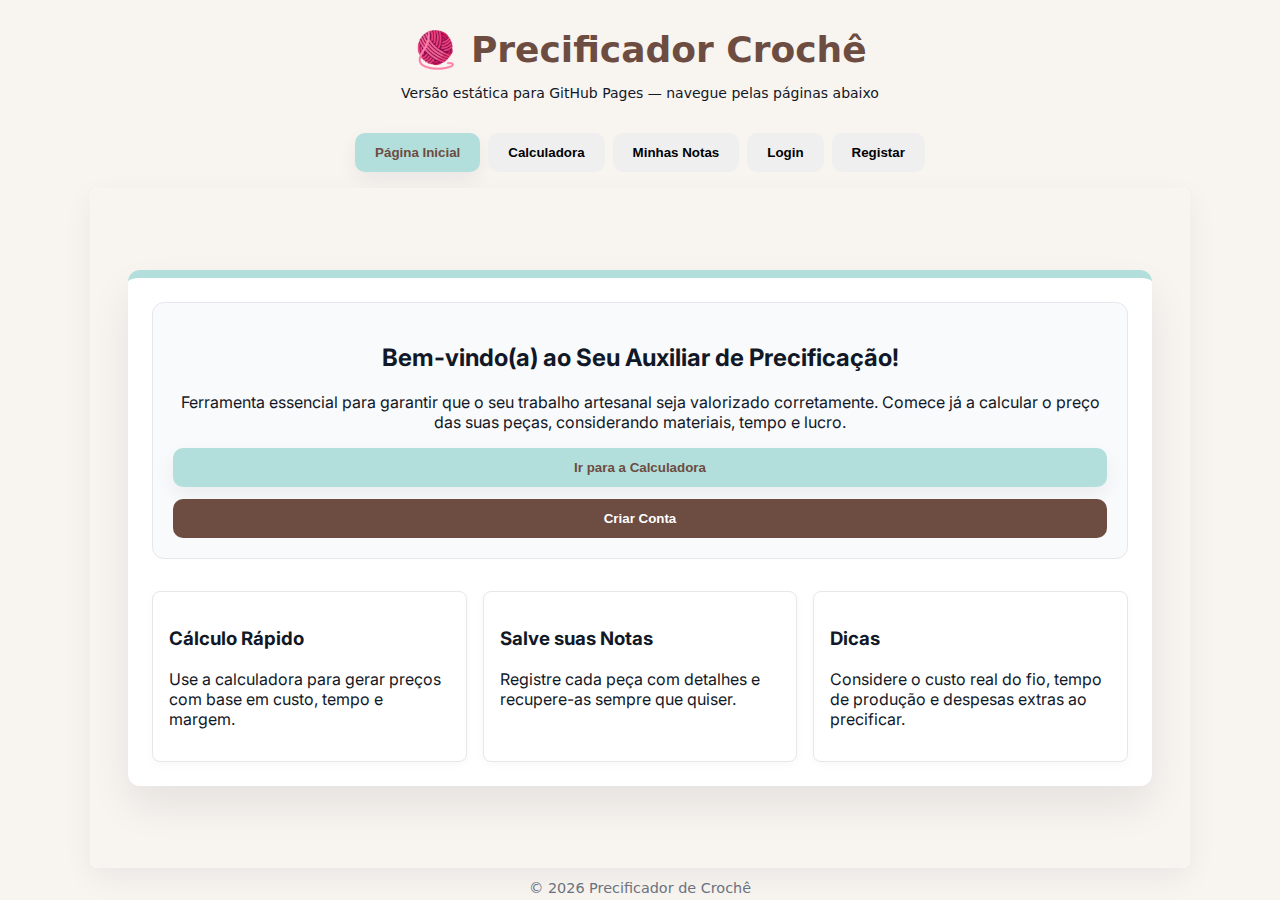
<file: index.html>
<!DOCTYPE html>
<html lang="pt">
<head>
  <meta charset="utf-8" />
  <meta name="viewport" content="width=device-width,initial-scale=1" />
  <title>Precificador de Crochê — Frontend</title>
  <link rel="stylesheet" href="css/home.css">
  <style>
    /* iframe fade transition */
    #app-frame{ transition: opacity 260ms ease; opacity:1; }
    #app-frame.fading{ opacity:0; }
    /* subtle focus for active nav button */
    nav .btn { transition: background-color .18s ease, transform .12s ease; }
    nav .btn:hover{ transform: translateY(-2px); }
    /* mobile adjustments */
    @media(max-width:767px){
      body { padding: 0.5rem; }
      .text-4xl { font-size: 1.75rem; }
      .emoji { font-size: 2rem; }
      nav .btn { padding: 0.75rem 1rem; font-size: 1rem; }
      .mb-8 { margin-bottom: 1rem; }
      .text-sm { font-size: 0.8rem; }
    }
  </style>
  <!-- Configure sua API aqui (mude para a URL do backend em produção) -->
  <script>
    window.API_BASE = 'https://crochet-calculator-backend.onrender.com/api'; // altere para sua API pública
  </script>
</head>
<body class="bg-crochet min-h-screen flex items-center justify-center p-6">

  <div style="width:100%;max-width:1100px;">
    <header class="text-center mb-8">
      <h1 class="text-4xl font-extrabold text-crochet-dark mb-2"><span class="emoji">🧶</span> Precificador Crochê</h1>
      <p class="text-sm text-gray-500">Versão estática para GitHub Pages — navegue pelas páginas abaixo</p>
    </header>

    <nav style="display:flex;gap:.5rem;justify-content:center;margin-bottom:1rem;">
      <button class="btn btn-primary" onclick="navigate('./home.html', this)">Página Inicial</button>
      <button class="btn" onclick="navigate('./calculator.html', this)">Calculadora</button>
      <button class="btn" onclick="navigate('./notes.html', this)">Minhas Notas</button>
      <button class="btn" onclick="navigate('./login.html', this)">Login</button>
      <button class="btn" onclick="navigate('./register.html', this)">Registar</button>
    </nav>

    <div style="height:calc(100vh - 220px); border-radius:8px; overflow:hidden; background:white; box-shadow:0 10px 30px rgba(15,23,42,0.06);">
      <iframe id="app-frame" src="./home.html" style="width:100%;height:100%;border:0;background:white;"></iframe>
    </div>

    <footer class="footer text-center" style="margin-top:.75rem;">&copy; <span id="year"></span> Precificador de Crochê</footer>
  </div>

  <script>
    document.getElementById('year').textContent = new Date().getFullYear();
    function setActive(button){
      const btns = document.querySelectorAll('nav .btn');
      btns.forEach(b=> b.classList.remove('btn-primary'));
      if(button && button.classList) button.classList.add('btn-primary');
    }

    function navigate(page, button){
      // ensure relative path for local static hosting
      const p = page.startsWith('./') ? page : ('./' + page.replace(/^\/+/, ''));
      const iframe = document.getElementById('app-frame');
      // mark active button immediately
      setActive(button);
      // animate fade out, change src, fade in on load
      iframe.classList.add('fading');
      // small timeout to allow CSS transition
      setTimeout(()=>{
        iframe.src = p;
      }, 200);
      // update hash for deep-link (store without leading ./)
      location.hash = p.replace('./','');
      iframe.onload = ()=>{ iframe.classList.remove('fading'); };
    }

    // Load from hash on open and set active button
    (function(){
      const raw = location.hash && location.hash.length>1 ? location.hash.slice(1) : 'home.html';
      const target = raw.startsWith('./') ? raw : './' + raw.replace(/^\/+/, '');
      document.getElementById('app-frame').src = target;
      // find matching nav button and set active
      const btns = document.querySelectorAll('nav .btn');
      for(const b of btns){
        const onclick = b.getAttribute('onclick') || '';
        if(onclick.includes(target.replace('./',''))){ setActive(b); break; }
      }
    })();
  </script>
</body>
</html>
</file>
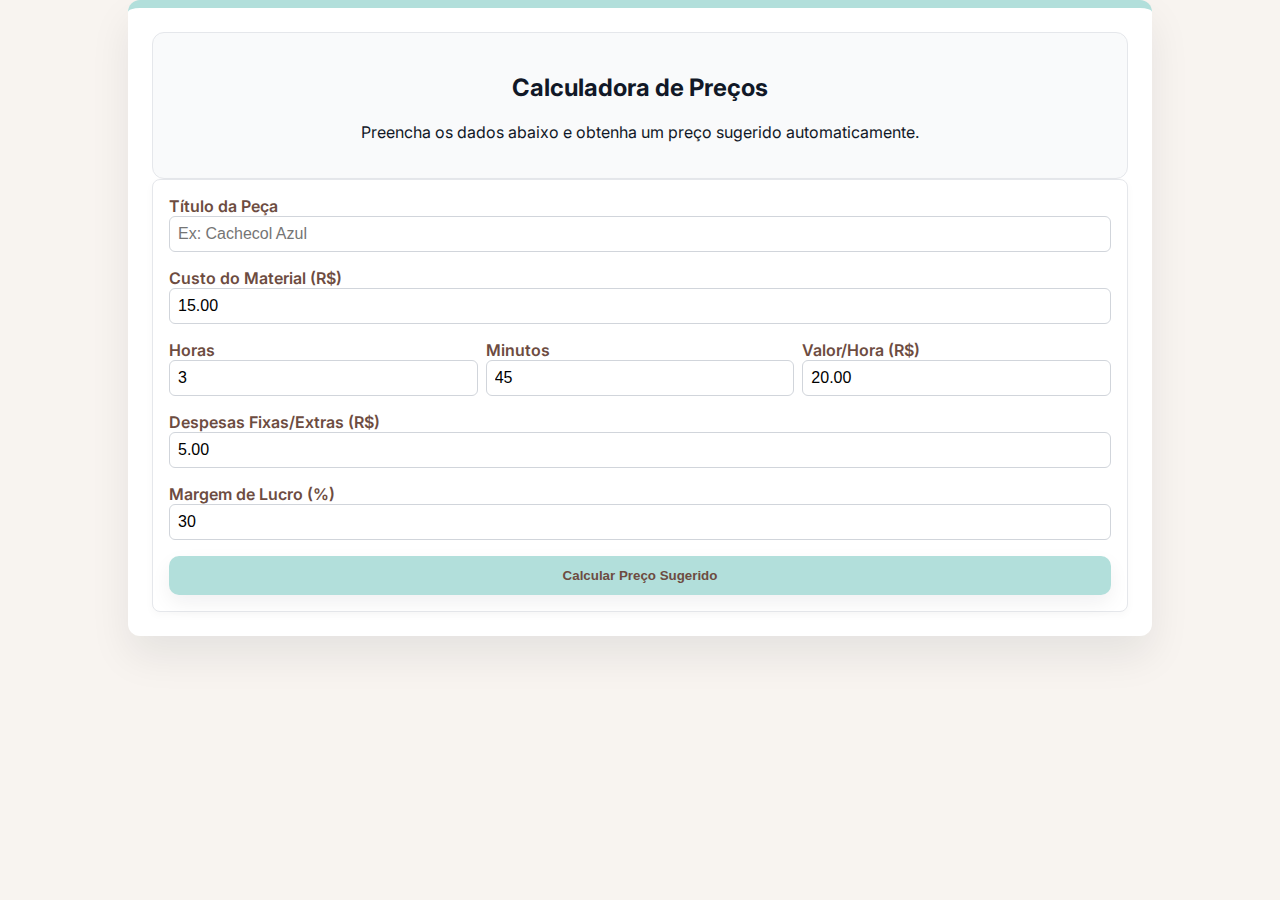
<file: calculator.html>
<!DOCTYPE html>
<html lang="pt">
<head>
  <meta charset="utf-8">
  <meta name="viewport" content="width=device-width,initial-scale=1">
  <title>Calculadora — Precificador de Crochê</title>
  <link rel="stylesheet" href="css/home.css">
  <link href="https://fonts.googleapis.com/css2?family=Inter:wght@100..900&display=swap" rel="stylesheet">
  <script>
    window.API_BASE = 'https://crochet-calculator-backend.onrender.com/api/';
  </script>
</head>
<body>
  <div class="container">
    <!-- Header removed: managed by index.html -->

    <!-- Navbar removed: navigation is handled by frontend/index.html -->

    <main>
      <section class="hero">
        <h2>Calculadora de Preços</h2>
        <p>Preencha os dados abaixo e obtenha um preço sugerido automaticamente.</p>
      </section>

      <form id="calc-form" class="card" onsubmit="handleCalculate(event)">
        <div style="display:grid;grid-template-columns:1fr;gap:0.75rem;">
          <label>Título da Peça
            <input id="pieceTitle" type="text" placeholder="Ex: Cachecol Azul">
          </label>
          <label>Custo do Material (R$)
            <input id="materialCost" type="number" step="0.01" value="15.00" required>
          </label>
          <div style="display:grid;grid-template-columns:1fr 1fr 1fr;gap:0.5rem;">
            <label>Horas<input id="hours" type="number" min="0" value="3"></label>
            <label>Minutos<input id="minutes" type="number" min="0" max="59" value="45"></label>
            <label>Valor/Hora (R$)<input id="hourlyRate" type="number" step="0.01" value="20.00"></label>
          </div>
          <label>Despesas Fixas/Extras (R$)
            <input id="fixedExpenses" type="number" step="0.01" value="5.00" required>
          </label>
          <label>Margem de Lucro (%)
            <input id="profitMargin" type="number" min="1" max="99" value="30" required>
          </label>
          <button class="btn btn-primary" type="submit">Calcular Preço Sugerido</button>
        </div>
      </form>

      <div id="result-area" class="card" style="display:none;margin-top:1rem;">
        <h3>Resultado do Cálculo</h3>
        <div><strong>Custo Mão de Obra:</strong> <span id="labor-cost">R$ 0,00</span></div>
        <div><strong>Custo Total:</strong> <span id="total-cost">R$ 0,00</span></div>
        <div style="margin-top:.5rem;background:var(--crochet-accent);padding:.5rem;border-radius:8px;display:flex;justify-content:space-between;align-items:center;">
          <strong>PREÇO SUGERIDO:</strong>
          <span id="selling-price" style="font-size:1.25rem;font-weight:800;">R$ 0,00</span>
        </div>
        <button class="btn btn-primary" onclick="saveNote()" style="margin-top:1rem;">Adicionar em Minhas Notas</button>
      </div>
    </main>

    <!-- Footer removed: managed by index.html -->
  </div>

  <script>
    (function(){ const y = document.getElementById('year'); if(y) y.textContent = new Date().getFullYear(); })();
    function formatBR(number){ return 'R$ ' + Number(number).toFixed(2).replace('.', ','); }
    let currentNoteData = null;
    async function handleCalculate(e){
      e.preventDefault();
      const pieceTitle = document.getElementById('pieceTitle').value.trim();
      const materialCost = parseFloat(document.getElementById('materialCost').value)||0;
      const hours = parseInt(document.getElementById('hours').value)||0;
      const minutes = parseInt(document.getElementById('minutes').value)||0;
      const hourlyRate = parseFloat(document.getElementById('hourlyRate').value)||0;
      const fixedExpenses = parseFloat(document.getElementById('fixedExpenses').value)||0;
      const profitMargin = parseFloat(document.getElementById('profitMargin').value)||0;
      if(profitMargin<=0||profitMargin>=100){alert('A margem deve ser entre 1 e 99%');return;}

      const data = { pieceTitle, materialCost, hours, minutes, hourlyRate, fixedExpenses, profitMargin };

      try{
        const headers = { 'Content-Type': 'application/json' };

        const res = await fetch(window.API_BASE + 'calculate/', {
          method: 'POST',
          headers,
          body: JSON.stringify(data)
        });
        const result = await res.json();
        if(!res.ok) return alert(result.error || 'Erro no cálculo');

        document.getElementById('labor-cost').textContent = formatBR(result.labor_cost);
        document.getElementById('total-cost').textContent = formatBR(result.total_cost);
        document.getElementById('selling-price').textContent = formatBR(result.selling_price);
        document.getElementById('result-area').style.display='block';

        currentNoteData = {
          title: pieceTitle || 'Cálculo sem título',
          labor_cost: result.labor_cost,
          total_cost: result.total_cost,
          total_price: result.selling_price,
          material_cost: materialCost,
          hours: hours,
          minutes: minutes,
          hourly_rate: hourlyRate,
          fixed_expenses: fixedExpenses,
          profit_margin: profitMargin
        };
      }catch(err){
        console.error(err);
        alert('Erro ao conectar com a API. Verifique CORS e API_BASE.');
      }
    }
    async function saveNote(){
      if (!currentNoteData) {
        alert('Calcule primeiro.');
        return;
      }
      try {
        const noteHeaders = { 'Content-Type': 'application/json' };
        const token = localStorage.getItem('access_token');
        if (token) noteHeaders['Authorization'] = 'Bearer ' + token;
        const res = await fetch(window.API_BASE + 'notes/', {
          method: 'POST',
          headers: noteHeaders,
          body: JSON.stringify(currentNoteData)
        });
        if (res.ok) {
          alert('Nota adicionada com sucesso!');
        } else {
          alert('Erro ao salvar nota.');
        }
      } catch (err) {
        console.error('Erro ao salvar nota:', err);
        alert('Erro ao conectar com a API.');
      }
    }
  </script>
</body>
</html>
</file>
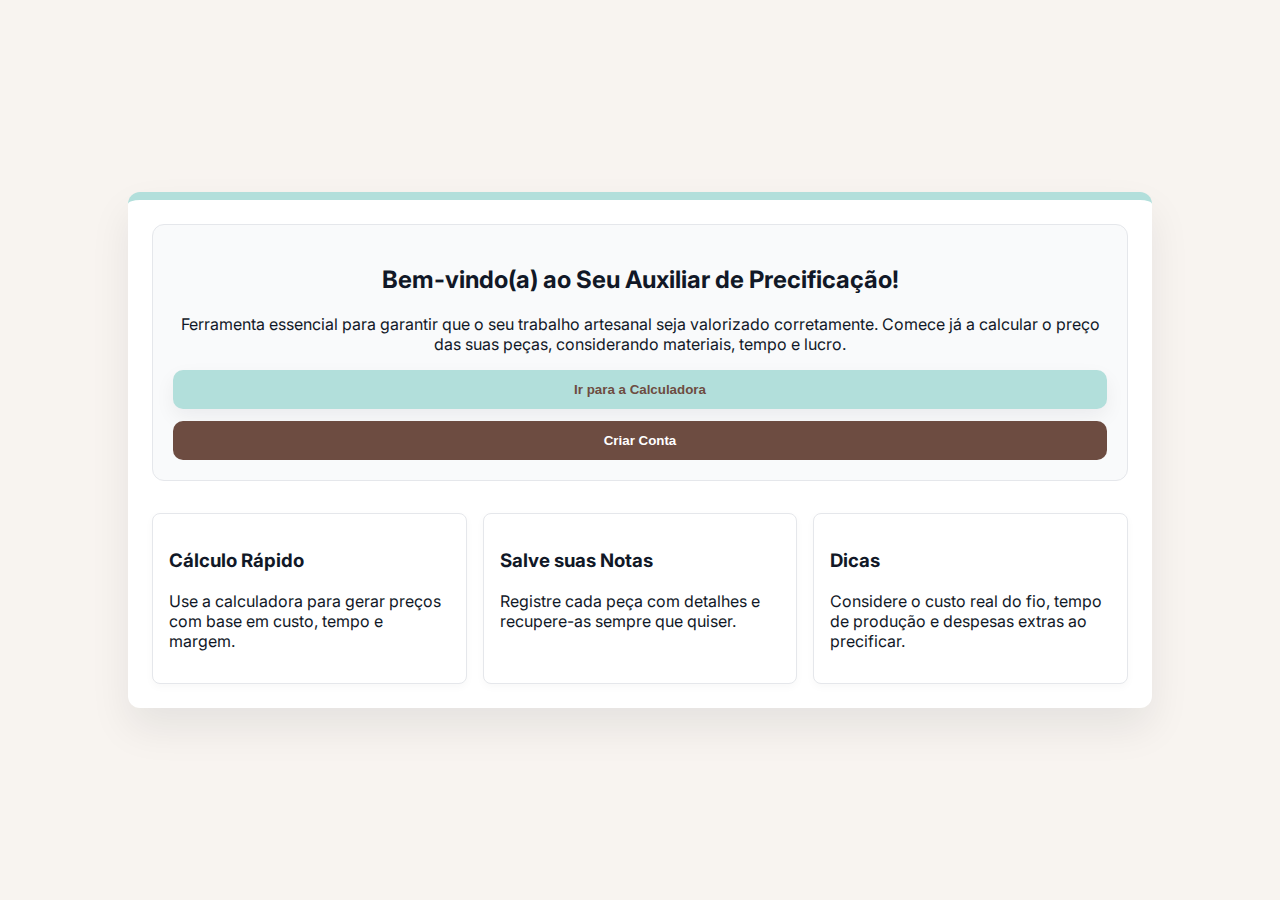
<file: home.html>
<!DOCTYPE html>
<html lang="pt">
<head>
    <meta charset="UTF-8">
    <meta name="viewport" content="width=device-width, initial-scale=1.0">
    <title>Precificador de Crochê — Home</title>
    <link rel="stylesheet" href="css/home.css">
    <link href="https://fonts.googleapis.com/css2?family=Inter:wght@100..900&display=swap" rel="stylesheet">
</head>
<body class="bg-crochet min-h-screen flex items-center justify-center p-6">

    <div class="container">

        <!-- Header removed: managed by index.html -->

        <main>
            <!-- Navbar removed: navigation is handled by frontend/index.html -->

            <section class="hero">
                <h2>Bem-vindo(a) ao Seu Auxiliar de Precificação!</h2>
                <p>Ferramenta essencial para garantir que o seu trabalho artesanal seja valorizado corretamente. Comece já a calcular o preço das suas peças, considerando materiais, tempo e lucro.</p>

                <div class="actions" style="display:flex; flex-direction:column; gap:0.75rem; margin-top:1rem;">
                    <button onclick="location.href='calculator.html'" class="btn btn-primary" style="width:100%;">
                        Ir para a Calculadora
                    </button>
                    <button onclick="location.href='register.html'" class="btn btn-dark" style="width:100%;">
                        Criar Conta
                    </button>
                </div>
            </section>

            <section class="grid-3">
                <div class="card">
                    <h3>Cálculo Rápido</h3>
                    <p>Use a calculadora para gerar preços com base em custo, tempo e margem.</p>
                </div>
                <div class="card">
                    <h3>Salve suas Notas</h3>
                    <p>Registre cada peça com detalhes e recupere-as sempre que quiser.</p>
                </div>
                <div class="card">
                    <h3>Dicas</h3>
                    <p>Considere o custo real do fio, tempo de produção e despesas extras ao precificar.</p>
                </div>
            </section>
        </main>

        <!-- Footer removed: managed by index.html -->

    </div>

    <script>
        (function(){ const y = document.getElementById('year'); if(y) y.textContent = new Date().getFullYear(); })();
        setTimeout(() => {
            const auth = document.getElementById('auth-status'); if(auth) auth.textContent = 'Deslogado(a). Faça login para salvar.';
        }, 400);
        // Ping backend to wake it up
        window.addEventListener('load', () => {
            fetch('https://crochet-calculator-backend.onrender.com').catch(() => {});
        });
    </script>
</body>
</html>
</file>
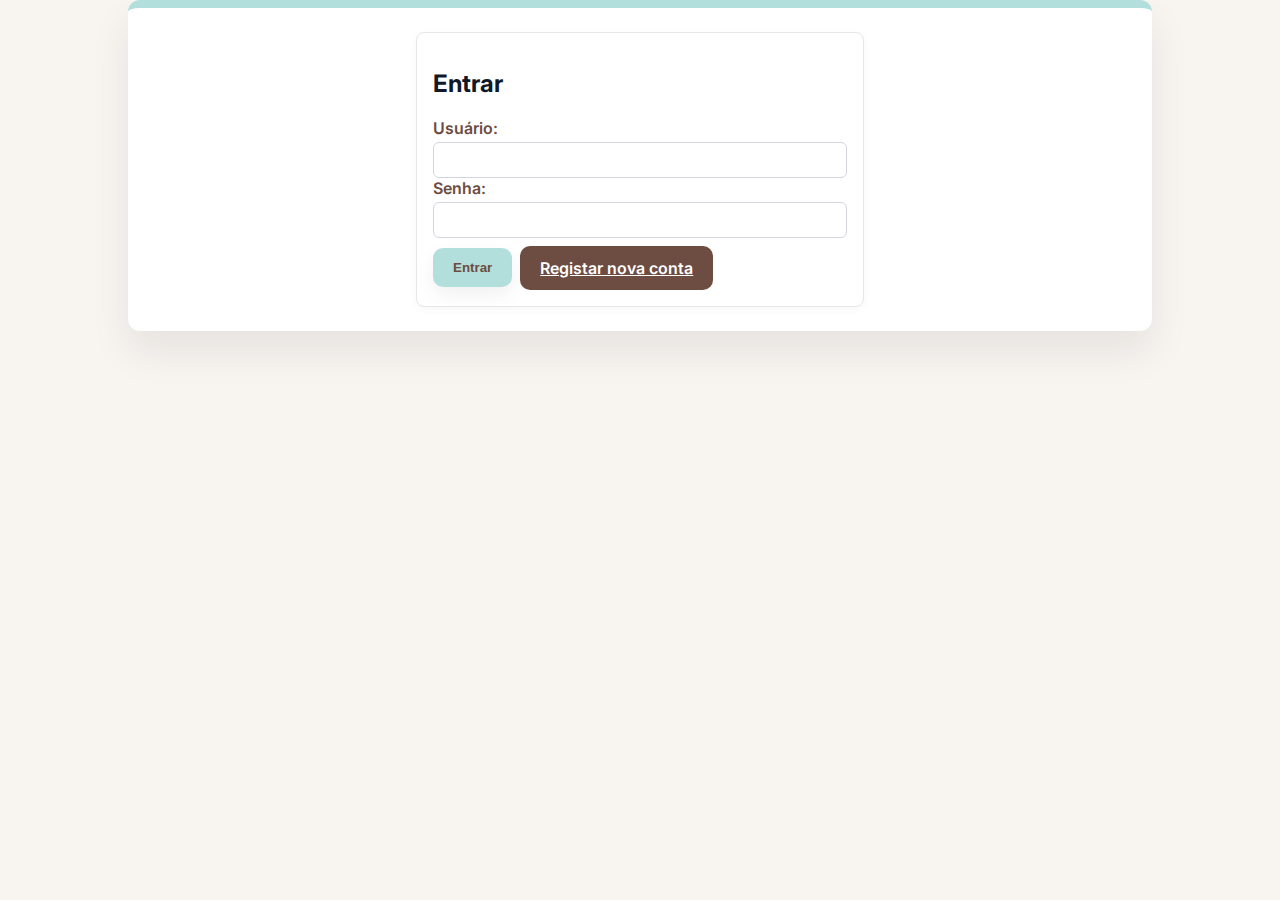
<file: login.html>
<!DOCTYPE html>
<html lang="pt">
<head>
  <meta charset="utf-8">
  <meta name="viewport" content="width=device-width,initial-scale=1">
  <title>Login — Precificador de Crochê</title>
  <link rel="stylesheet" href="css/home.css">
  <link href="https://fonts.googleapis.com/css2?family=Inter:wght@100..900&display=swap" rel="stylesheet">
  <script>
    window.API_BASE = 'https://crochet-calculator-backend.onrender.com/api/';
  </script>
</head>
<body>
  <div class="container">
    <!-- Header removed: managed by index.html -->

    <main>
      <section class="card" style="max-width:28rem;margin:0 auto;">
        <h2>Entrar</h2>
        <form id="login-form" onsubmit="handleLogin(event)">
          <label for="login-username">Usuário:</label>
          <input id="login-username" type="text" required>
          <label for="login-password">Senha:</label>
          <input id="login-password" type="password" required>
          <div style="display:flex;gap:.5rem;align-items:center;flex-wrap:wrap;margin-top:.5rem;">
            <button class="btn btn-primary" type="submit">Entrar</button>
            <a class="btn btn-dark" href="register.html" role="button">Registar nova conta</a>
          </div>
        </form>
      </section>
    </main>

    <!-- Footer removed: managed by index.html -->
  </div>

  <script>
    (function(){ const y = document.getElementById('year'); if(y) y.textContent = new Date().getFullYear(); })();
    async function handleLogin(e){
      e.preventDefault();
      const username = document.getElementById('login-username').value.trim();
      const password = document.getElementById('login-password').value;
      if(!username || !password){ alert('Preencha usuário e senha.'); return; }

      try{
        const res = await fetch(window.API_BASE + 'token/', {
          method: 'POST',
          headers: { 'Content-Type': 'application/json' },
          body: JSON.stringify({ username, password })
        });
        const data = await res.json();
        if(!res.ok) return alert(data.detail || 'Erro no login');
        alert('Login efetuado com sucesso!');
        localStorage.setItem('access_token', data.access);
        localStorage.setItem('refresh_token', data.refresh);
        location.href = 'calculator.html';
      }catch(err){
        console.error(err);
        alert('Erro ao conectar com a API.');
      }
    }
  </script>
</body>
</html>
</file>
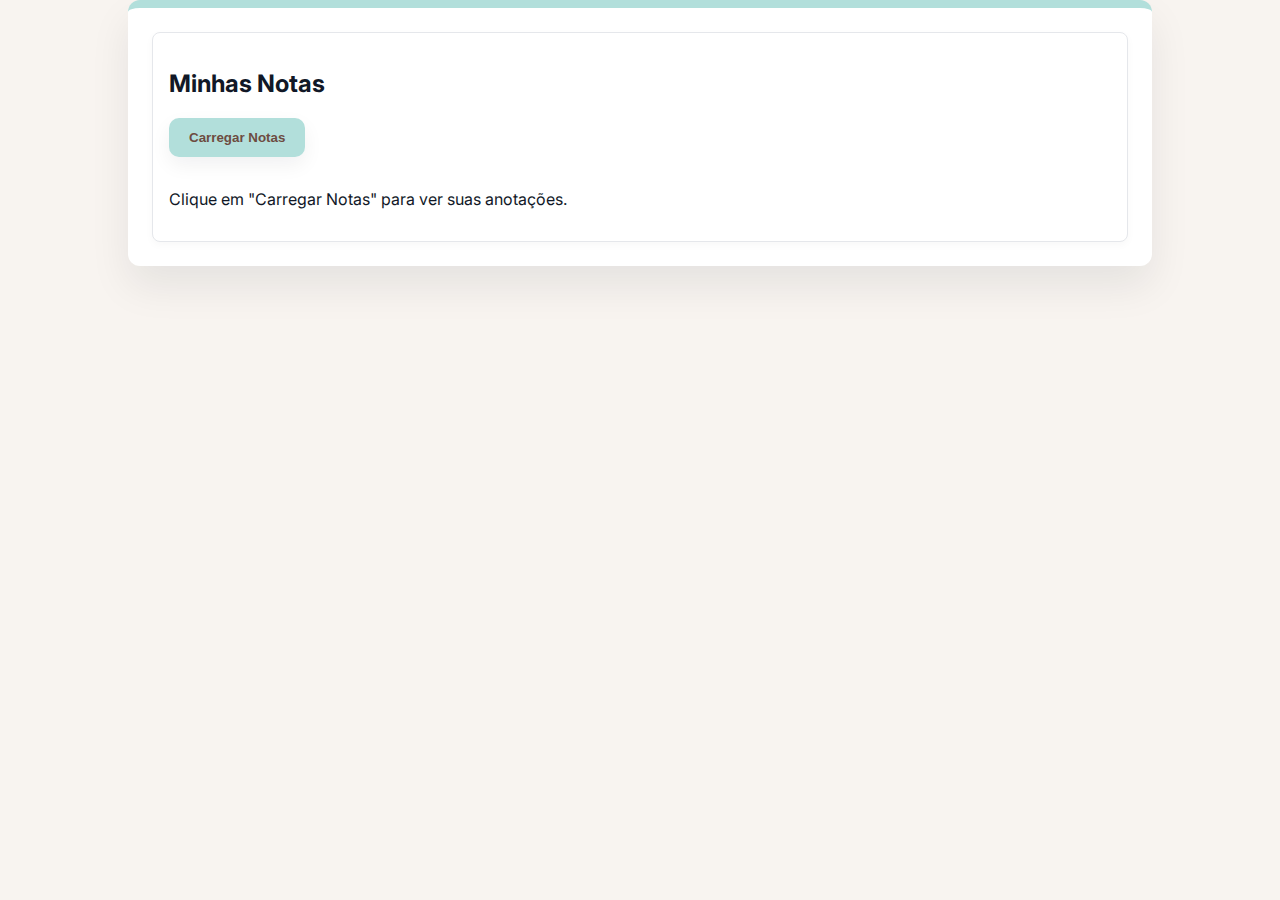
<file: notes.html>
<!DOCTYPE html>
<html lang="pt">
<head>
  <meta charset="utf-8">
  <meta name="viewport" content="width=device-width,initial-scale=1">
  <title>Minhas Notas — Precificador de Crochê</title>
  <link rel="stylesheet" href="css/home.css">
  <link href="https://fonts.googleapis.com/css2?family=Inter:wght@100..900&display=swap" rel="stylesheet">
  <script>
    window.API_BASE = 'https://crochet-calculator-backend.onrender.com/api/';
  </script>
</head>
<body>
  <div class="container">
    <!-- Header removed: managed by index.html -->
    <main>
      <section class="card">
        <h2>Minhas Notas</h2>
        <button class="btn btn-primary" onclick="loadNotes()" style="margin-bottom:1rem;">Carregar Notas</button>
        <div id="notes-list">
          <p class="muted">Clique em "Carregar Notas" para ver suas anotações.</p>
        </div>
      </section>
    </main>
    <!-- Footer removed: managed by index.html -->
  </div>
  <script>
    (function(){ const y = document.getElementById('year'); if(y) y.textContent = new Date().getFullYear(); })();
    async function loadNotes(){
      const token = localStorage.getItem('access_token');
      if (!token) {
        alert('Faça login primeiro.');
        return;
      }
      try {
        const res = await fetch(window.API_BASE + 'notes/', {
          method: 'GET',
          headers: { 'Authorization': 'Bearer ' + token }
        });
        if (!res.ok) {
          alert('Erro ao carregar notas.');
          return;
        }
        const notes = await res.json();
        const list = document.getElementById('notes-list');
        if (notes.length === 0) {
          list.innerHTML = '<p class="muted">Nenhuma nota encontrada.</p>';
          return;
        }
        list.innerHTML = '<ul>' + notes.map(note => `<li><strong>${note.title}</strong> - Custo Material: R$ ${note.material_cost}, Horas: ${note.hours}, Valor/Hora: R$ ${note.hourly_rate}, Despesas: R$ ${note.fixed_expenses}, Margem: ${note.profit_margin}%, Preço Sugerido: R$ ${note.total_price}</li>`).join('') + '</ul>';
      } catch (err) {
        console.error(err);
        alert('Erro ao conectar com a API.');
      }
    }
  </script>
</body>
</html>
</file>
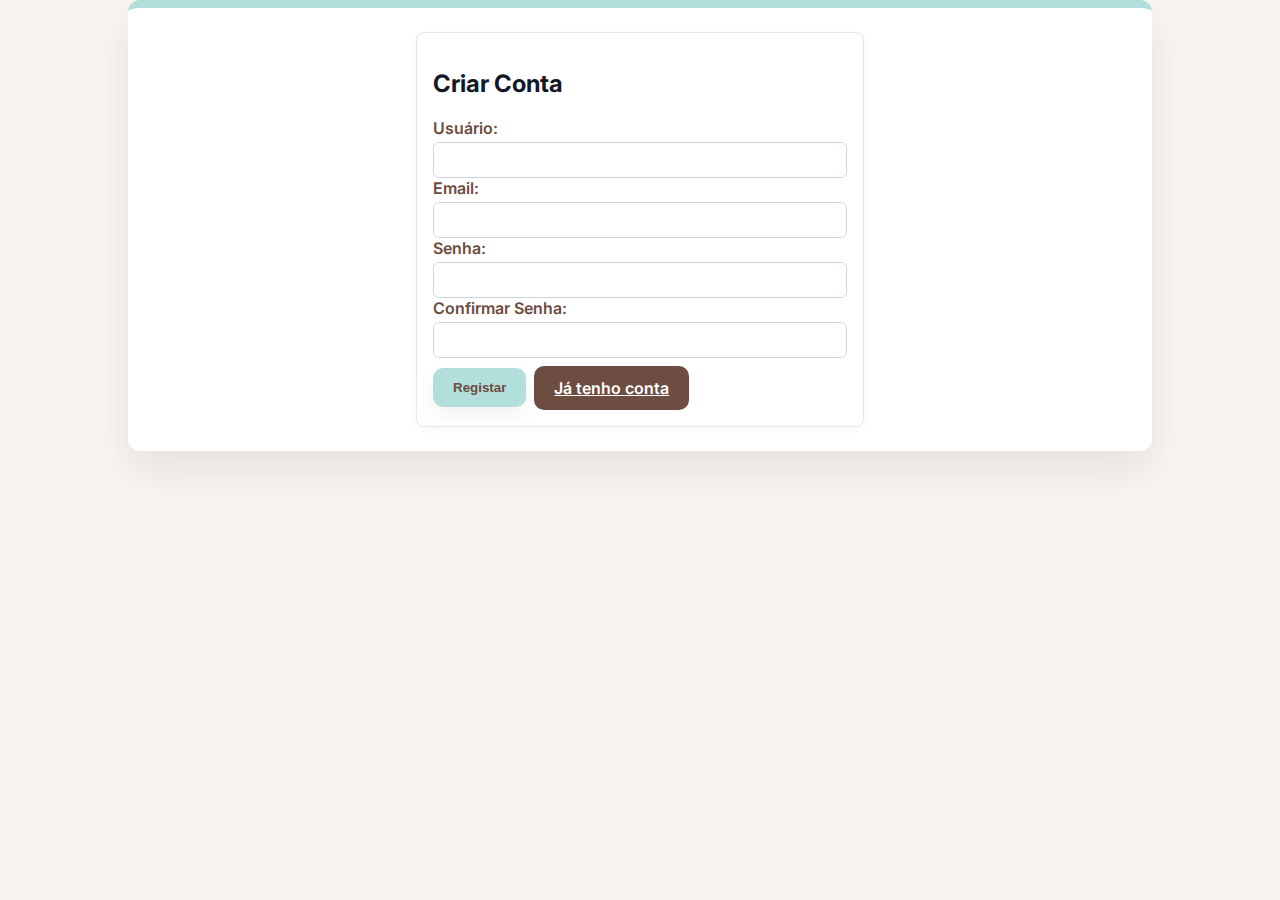
<file: register.html>
<!DOCTYPE html>
<html lang="pt">
<head>
  <meta charset="utf-8">
  <meta name="viewport" content="width=device-width,initial-scale=1">
  <title>Registar — Precificador de Crochê</title>
  <link rel="stylesheet" href="css/home.css">
  <link href="https://fonts.googleapis.com/css2?family=Inter:wght@100..900&display=swap" rel="stylesheet">
  <script>
    window.API_BASE = 'https://crochet-calculator-backend.onrender.com/api';
  </script>
</head>
<body>
  <div class="container">
    <!-- Header removed: managed by index.html -->
    <main>
      <section class="card" style="max-width:28rem;margin:0 auto;">
        <h2>Criar Conta</h2>
        <form id="register-form" onsubmit="handleRegister(event)">
          <label for="register-username">Usuário:</label>
          <input id="register-username" type="text" required>
          <label for="register-email">Email:</label>
          <input id="register-email" type="email" required>
          <label for="register-password">Senha:</label>
          <input id="register-password" type="password" minlength="6" required>
          <label for="register-confirm-password">Confirmar Senha:</label>
          <input id="register-confirm-password" type="password" minlength="6" required>
          <div style="display:flex;gap:.5rem;align-items:center;flex-wrap:wrap;margin-top:.5rem;">
            <button class="btn btn-primary" type="submit">Registar</button>
            <a class="btn btn-dark" href="login.html" role="button">Já tenho conta</a>
          </div>
        </form>
      </section>
    </main>
    <!-- Footer removed: managed by index.html -->
  </div>
  <script>
    (function(){ const y = document.getElementById('year'); if(y) y.textContent = new Date().getFullYear(); })();
    async function handleRegister(e){
      e.preventDefault();
      const username = document.getElementById('register-username').value.trim();
      const email = document.getElementById('register-email').value.trim();
      const password = document.getElementById('register-password').value;
      const confirm = document.getElementById('register-confirm-password').value;
      if(!username){ alert('Informe um nome de usuário válido.'); return; }
      if(password.length < 6){ alert('A senha deve ter no mínimo 6 caracteres.'); return; }
      if(password !== confirm){ alert('As senhas não coincidem.'); return; }

      // Exemplo de chamada à API (lembre-se de configurar CORS no backend)
      try{
        const res = await fetch(window.API_BASE + '/register/', {
          method: 'POST',
          headers: { 'Content-Type': 'application/json' },
          body: JSON.stringify({ username, email, password })
        });
        const data = await res.json();
        if(!res.ok) return alert(data.error || 'Erro ao criar conta');
        alert('Conta criada com sucesso! Tokens salvos.');
        localStorage.setItem('access_token', data.tokens.access);
        localStorage.setItem('refresh_token', data.tokens.refresh);
        location.href = 'calculator.html';
      }catch(err){
        console.error(err);
        alert('Erro ao conectar com a API. Verifique CORS e API_BASE.');
      }
    }
  </script>
</body>
</html>
</file>
<file: css/home.css>
:root {
  --bg-crochet: #F8F4F0;
  --crochet-dark: #6D4C41;
  --crochet-accent: #B2DFDB;
  --muted: #6B7280;
  --card-bg: #ffffff;
  --page-padding: 1.5rem;
  font-family: 'Inter', system-ui, -apple-system, 'Segoe UI', Roboto, 'Helvetica Neue', Arial;
}

* { box-sizing: border-box; }
html, body { height: 100%; }
body {
  margin: 0;
  background: var(--bg-crochet);
  color: #111827;
  font-family: inherit;
  -webkit-font-smoothing:antialiased;
}
@media(max-width:767px){ body { padding: 0.5rem; } }

.min-h-screen { min-height: 100vh; }
.flex { display:flex; }
.items-center { align-items: center; }
.justify-center { justify-content: center; }
.p-6 { padding: 1.5rem; }
.p-4 { padding: 1rem; }
.p-2 { padding: 0.5rem; }
.p-3 { padding: 0.75rem; }
.w-full { width: 100%; }
.max-w-4xl { max-width: 64rem; }
.rounded-xl { border-radius: 12px; }
.rounded-lg { border-radius: 8px; }
.shadow-2xl { box-shadow: 0 25px 50px rgba(15,23,42,0.12); }
.shadow-md { box-shadow: 0 6px 18px rgba(16,24,40,0.06); }
.text-center { text-align: center; }
.mb-8 { margin-bottom: 2rem; }
.mb-2 { margin-bottom: 0.5rem; }
.text-4xl { font-size: 2.25rem; }
.text-3xl { font-size: 1.875rem; }
.text-5xl { font-size: 3rem; }
.font-extrabold { font-weight: 800; }
.font-bold { font-weight: 700; }
.text-sm { font-size: 0.875rem; }
.text-xs { font-size: 0.75rem; }

.container { margin: 0 auto; padding: var(--page-padding); width: 100%; max-width: 64rem; background: var(--card-bg); border-radius: 12px; box-shadow: 0 20px 40px rgba(15,23,42,0.08); border-top: 8px solid var(--crochet-accent); }
@media(max-width:767px){ .container { padding: 1rem; border-radius: 8px; box-shadow: 0 10px 20px rgba(15,23,42,0.05); } }

.header { text-align: center; margin-bottom: 2rem; }
.header h1 { margin: 0 0 0.5rem 0; color: var(--crochet-dark); }
@media(max-width:767px){ .header h1 { font-size: 1.75rem; } .emoji { font-size: 2rem; } }

.nav { display:flex; flex-wrap:wrap; justify-content:center; gap:0.5rem 0.75rem; margin-bottom: 1.5rem; }
.nav .nav-btn { padding: 0.5rem 0.75rem; border-radius: 8px; font-size: 0.9rem; cursor: pointer; background: transparent; color: var(--muted); border: none; }
@media(max-width:767px){ .nav .nav-btn { padding: 0.75rem 1rem; font-size: 1rem; } }

.hero { text-align:center; padding: 1.25rem; border: 1px solid #E5E7EB; border-radius: 12px; background: #F9FAFB; }
@media(max-width:767px){ .hero { padding: 1rem; } .hero h2 { font-size: 1.25rem; } }

.actions { display:flex; flex-direction:column; gap:0.75rem; }
@media(min-width:768px){ .actions{ flex-direction:row; } }

.btn { display:inline-block; padding: 0.75rem 1.25rem; border-radius: 10px; font-weight: 600; cursor:pointer; text-align:center; border:none; }
@media(max-width:767px){ .btn { padding: 1rem 1.5rem; font-size: 1rem; } }
.btn-primary { background: var(--crochet-accent); color: var(--crochet-dark); box-shadow: 0 8px 20px rgba(16,24,40,0.06); }
.btn-dark { background: var(--crochet-dark); color: white; }

.card { padding: 1rem; background:white; border-radius:8px; border:1px solid #E5E7EB; box-shadow: 0 3px 8px rgba(15,23,42,0.03); }
@media(max-width:767px){ .card { padding: 0.75rem; } }

label { display:block; margin-bottom:0.25rem; font-weight:600; color:var(--crochet-dark); }
input { width:100%; padding:0.5rem; border:1px solid #D1D5DB; border-radius:6px; font-size:1rem; }
@media(max-width:767px){ input { padding: 0.75rem; font-size: 1rem; } }
input:focus { outline:none; border-color:var(--crochet-accent); box-shadow:0 0 0 3px rgba(178,223,219,0.1); }

.grid-3 { margin-top: 2rem; display:grid; grid-template-columns: 1fr; gap:1rem; }
@media(min-width:768px){ .grid-3 { grid-template-columns: repeat(3, 1fr); } }

.footer { margin-top: 2rem; text-align:center; color:#6B7280; font-size:0.9rem; }
@media(max-width:767px){ .footer { margin-top: 1rem; font-size: 0.8rem; } }
.hidden { display:none !important; }

.bg-crochet { background-color: var(--bg-crochet); }
.text-crochet-dark { color: var(--crochet-dark); }
.bg-crochet-accent { background-color: var(--crochet-accent); }
</file>
